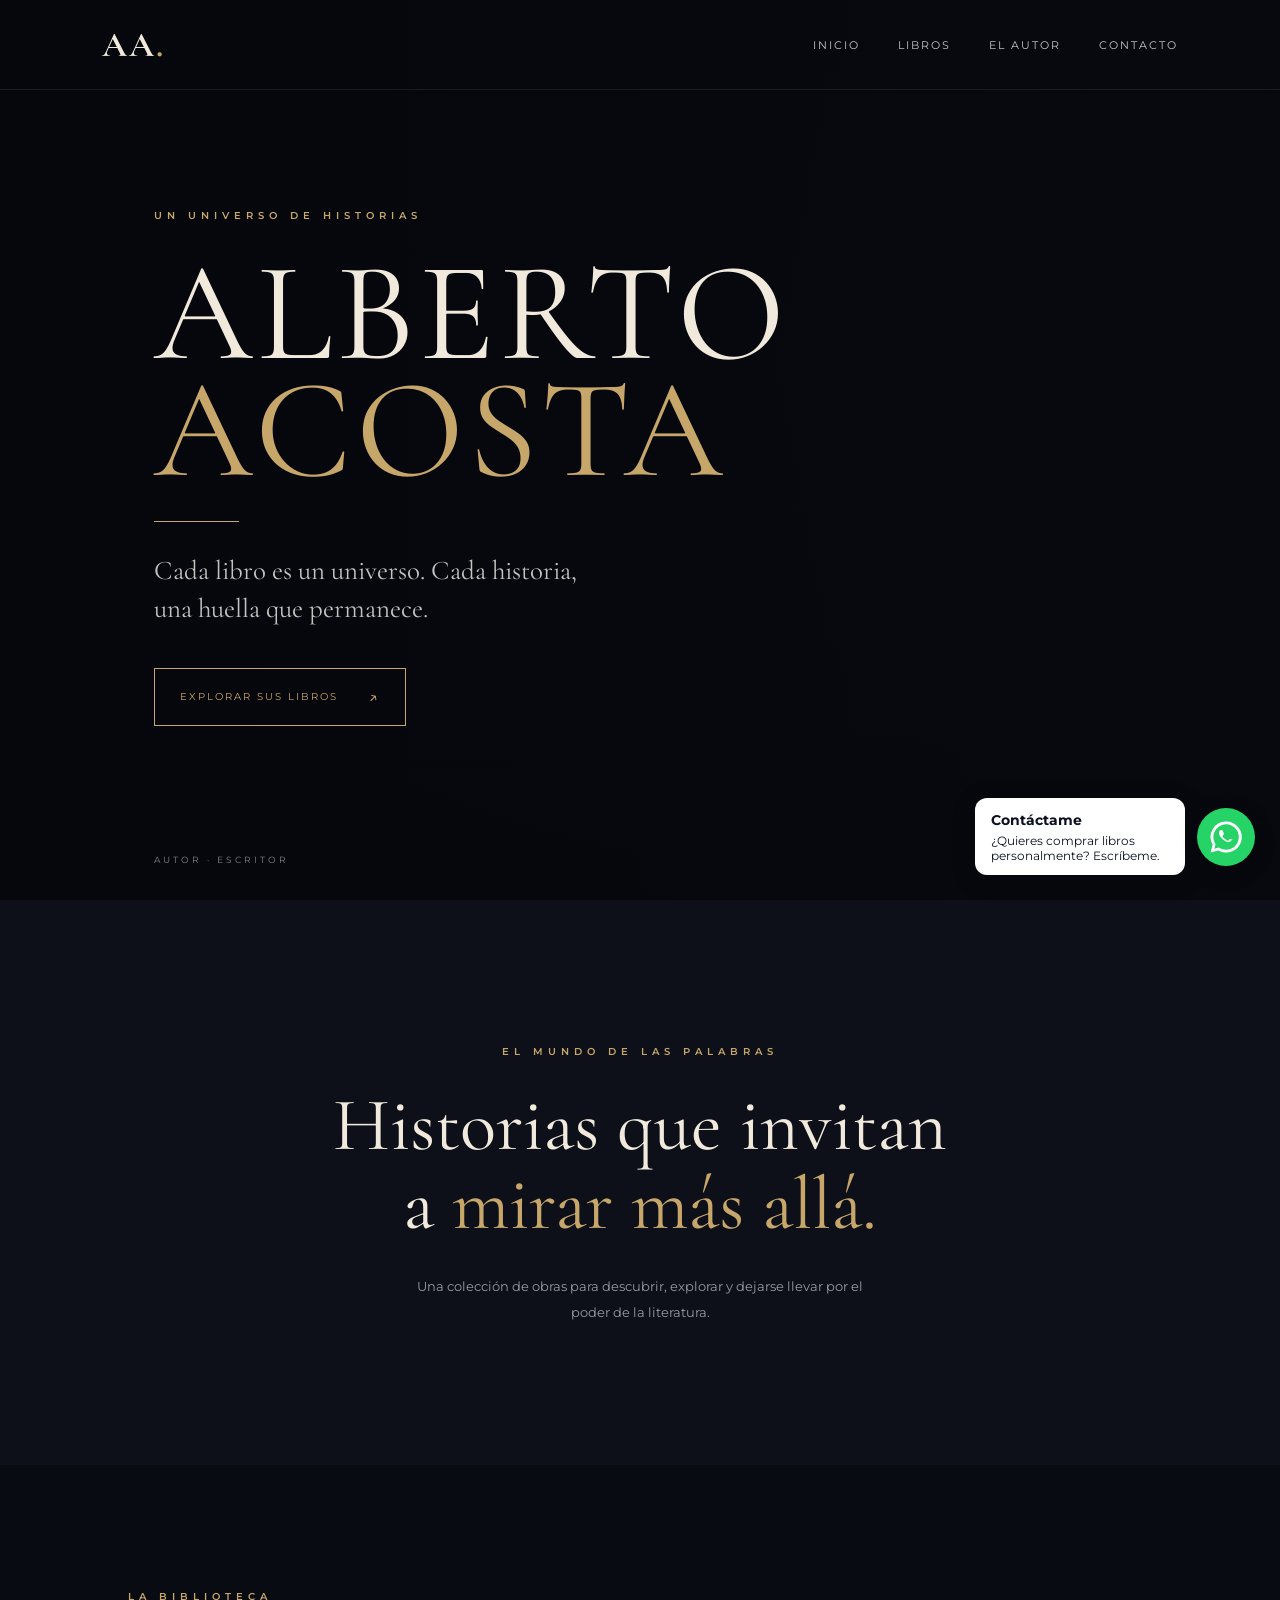
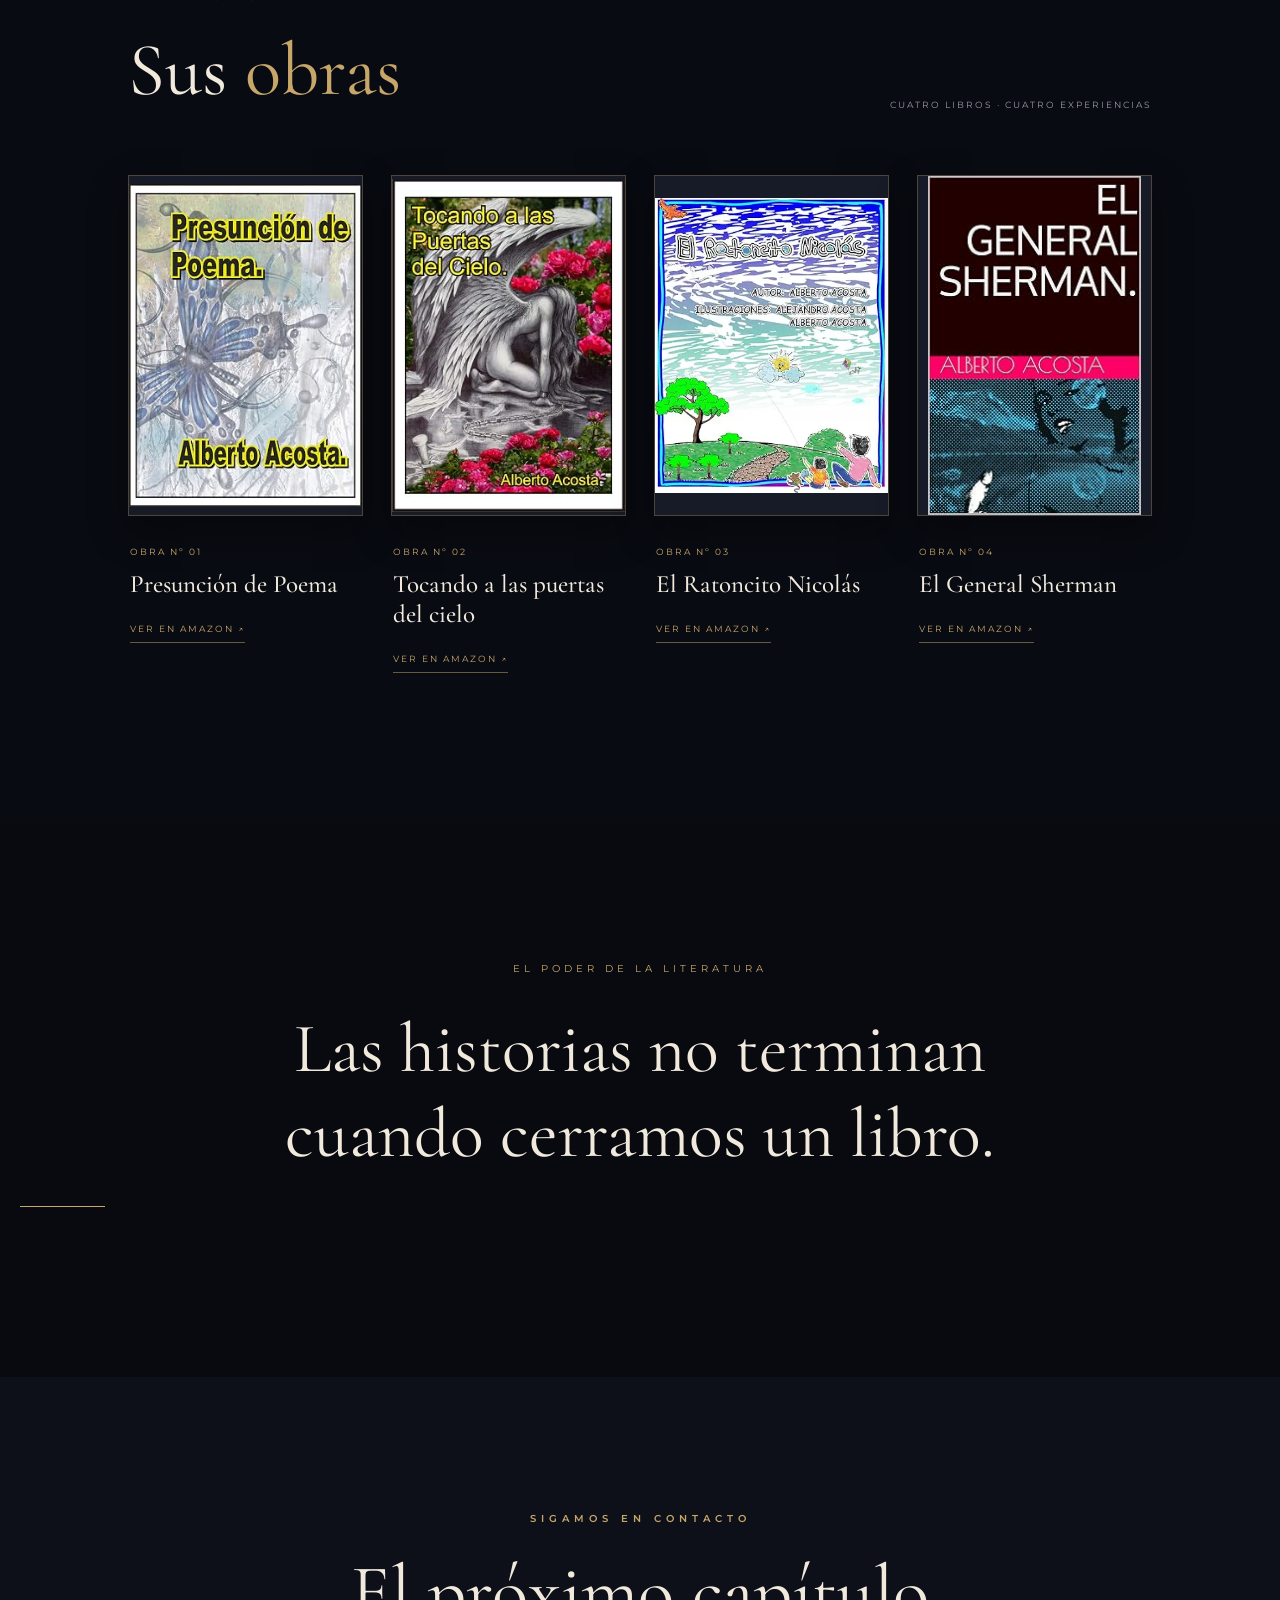
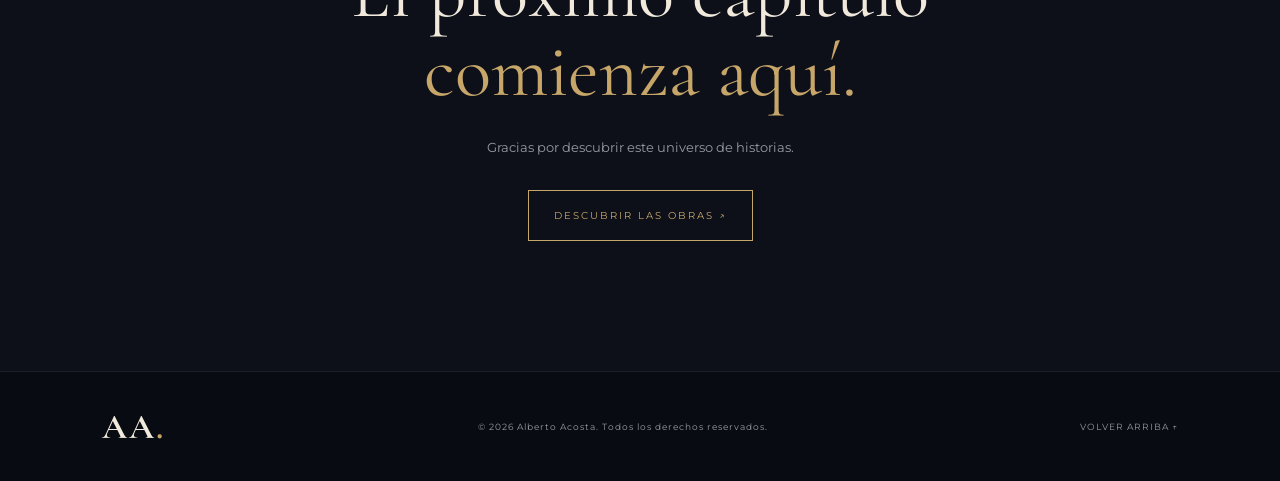
<file: alberto-acosta/index.html>
<!DOCTYPE html>
<html lang="es">
<head>
    <meta charset="UTF-8">
    <meta name="viewport" content="width=device-width, initial-scale=1.0">

    <title>Alberto Acosta | Autor y escritor</title>
    <meta name="description" content="Descubre las obras de Alberto Acosta. Cuatro libros, cuatro universos por explorar.">

    <link rel="stylesheet" href="styles.css">
    <link rel="preconnect" href="https://fonts.googleapis.com">
    <link rel="preconnect" href="https://fonts.gstatic.com" crossorigin>
    <link href="https://fonts.googleapis.com/css2?family=Cormorant+Garamond:wght@400;500;600;700&family=Montserrat:wght@300;400;500;600&display=swap" rel="stylesheet">
</head>

<body>

    <header class="header">
        <a href="#inicio" class="logo">AA<span>.</span></a>

        <nav class="nav" id="nav">
            <a href="#inicio">Inicio</a>
            <a href="#libros">Libros</a>
            <a href="#autor">El autor</a>
            <a href="#contacto">Contacto</a>
        </nav>

        <button class="menu-button" id="menu-button" aria-label="Abrir menú">
            ☰
        </button>
    </header>

    <main>

        <section class="hero" id="inicio">
            <div class="hero-overlay"></div>

            <div class="hero-content">
                <span class="eyebrow">UN UNIVERSO DE HISTORIAS</span>

                <h1>ALBERTO<br><span>ACOSTA</span></h1>

                <div class="gold-line"></div>

                <p>
                    Cada libro es un universo.
                    Cada historia, una huella que permanece.
                </p>

                <a href="#libros" class="hero-button">
                    EXPLORAR SUS LIBROS <span>↗</span>
                </a>
            </div>

            <div class="hero-bottom">
                <span>AUTOR · ESCRITOR</span>
                <span>01 — 04</span>
            </div>
        </section>

        <section class="intro" id="autor">
            <span class="section-label">EL MUNDO DE LAS PALABRAS</span>

            <h2>
                Historias que invitan<br>
                a <span>mirar más allá.</span>
            </h2>

            <p>
                Una colección de obras para descubrir, explorar
                y dejarse llevar por el poder de la literatura.
            </p>
        </section>

        <section class="books" id="libros">
            <div class="section-heading">
                <div>
                    <span class="section-label">LA BIBLIOTECA</span>
                    <h2>Sus <span>obras</span></h2>
                </div>

                <p>CUATRO LIBROS · CUATRO EXPERIENCIAS</p>
            </div>

            <div class="book-grid">

                <article class="book-card">
                    <div class="book-cover">
                    <img src="assets/presuncion.jpg" alt="Portada de Presunción de Poema">
                    </div>
                    <div class="book-info">
                        <span>OBRA Nº 01</span>
                        <h3>Presunción de Poema</h3>
                        <a href="https://www.amazon.com/-/es/Alberto-Acosta-ebook/dp/B07H7WVW3H" target="_blank" rel="noopener noreferrer">
                            VER EN AMAZON ↗
                        </a>
                    </div>
                </article>

                <article class="book-card">
                    <div class="book-cover">
                    <img src="assets/puertas-cielo.jpg" alt="Portada de Tocando a las puertas del cielo">
                    </div>
                    <div class="book-info">
                        <span>OBRA Nº 02</span>
                        <h3>Tocando a las puertas del cielo</h3>
                        <a href="https://www.amazon.com/-/es/Alberto-Acosta-ebook/dp/B07GY11C28/ref=sr_1_1?__mk_es_US=%C3%85M%C3%85%C5%BD%C3%95%C3%91&sr=8-1" target="_blank" rel="noopener noreferrer">
                            VER EN AMAZON ↗
                        </a>
                    </div>
                </article>

                <article class="book-card">
                    <div class="book-cover">
                    <img src="assets/ratoncito-nicolas.jpg" alt="Portada de El ratoncito Nicolás">
                    </div>
                    <div class="book-info">
                        <span>OBRA Nº 03</span>
                        <h3>El Ratoncito Nicolás</h3>
                        <a href="https://www.amazon.com/-/es/Alberto-Acosta-ebook/dp/B086YYC1CD" target="_blank" rel="noopener noreferrer">
                            VER EN AMAZON ↗
                        </a>
                    </div>
                </article>

                <article class="book-card">
                    <div class="book-cover">
                    <img src="assets/general-sherman.jpg" alt="Portada de El general Sherman">
                    </div>
                    <div class="book-info">
                        <span>OBRA Nº 04</span>
                        <h3>El General Sherman</h3>
                        <a href="https://www.amazon.com/Alberto-Acosta-ebook/dp/B07GTQC1Q1?psc=1" target="_blank" rel="noopener noreferrer">
                            VER EN AMAZON ↗
                        </a>
                    </div>
                </article>

            </div>
        </section>

        <section class="quote">
            <span>EL PODER DE LA LITERATURA</span>
            <h2>Las historias no terminan<br>cuando cerramos un libro.</h2>
            <div class="gold-line"></div>
        </section>

        <section class="contact" id="contacto">
            <span class="section-label">SIGAMOS EN CONTACTO</span>
            <h2>El próximo capítulo<br><span>comienza aquí.</span></h2>
            <p>Gracias por descubrir este universo de historias.</p>
            <a href="#libros" class="hero-button">DESCUBRIR LAS OBRAS ↗</a>
        </section>

    </main>

    <footer>
        <a href="#inicio" class="logo">AA<span>.</span></a>
        <p>© <span id="year"></span> Alberto Acosta. Todos los derechos reservados.</p>
        <a href="#inicio">VOLVER ARRIBA ↑</a>
    </footer>

    <script src="script.js"></script>

<!-- BOTÓN FLOTANTE DE WHATSAPP -->
<div class="whatsapp-widget">
    <div class="whatsapp-message">
        <span>Contáctame</span>
        <p>¿Quieres comprar libros personalmente? Escríbeme.</p>
    </div>

    <a href="https://wa.me/573245450718"
       target="_blank"
       rel="noopener noreferrer"
       class="whatsapp-button"
       aria-label="Escribir por WhatsApp">
        <svg viewBox="0 0 32 32" aria-hidden="true">
            <path fill="currentColor" d="M16 .5A15.4 15.4 0 0 0 2.7 23.7L.5 31.5l8-2.1A15.5 15.5 0 1 0 16 .5Zm0 28.2a12.7 12.7 0 0 1-6.5-1.8l-.5-.3-4.7 1.2 1.3-4.6-.3-.5A12.7 12.7 0 1 1 16 28.7Zm7-9.5c-.4-.2-2.2-1.1-2.6-1.2-.3-.1-.6-.2-.8.2s-.9 1.2-1.1 1.4-.4.3-.8.1a10.3 10.3 0 0 1-3-1.9 11.2 11.2 0 0 1-2.1-2.6c-.2-.4 0-.6.2-.8l.6-.7c.2-.2.3-.4.4-.7.1-.2 0-.5 0-.7l-1.2-2.8c-.3-.7-.6-.6-.8-.6h-.7c-.2 0-.6.1-.9.4s-1.2 1.2-1.2 2.9 1.2 3.3 1.4 3.5a13.2 13.2 0 0 0 5.1 4.5c.7.3 1.3.5 1.7.6.7.2 1.4.2 1.9.1.6-.1 2.2-.9 2.5-1.7.3-.8.3-1.5.2-1.7s-.3-.3-.6-.5Z"/>
        </svg>
    </a>
</div>

</body>
</html>
</file>
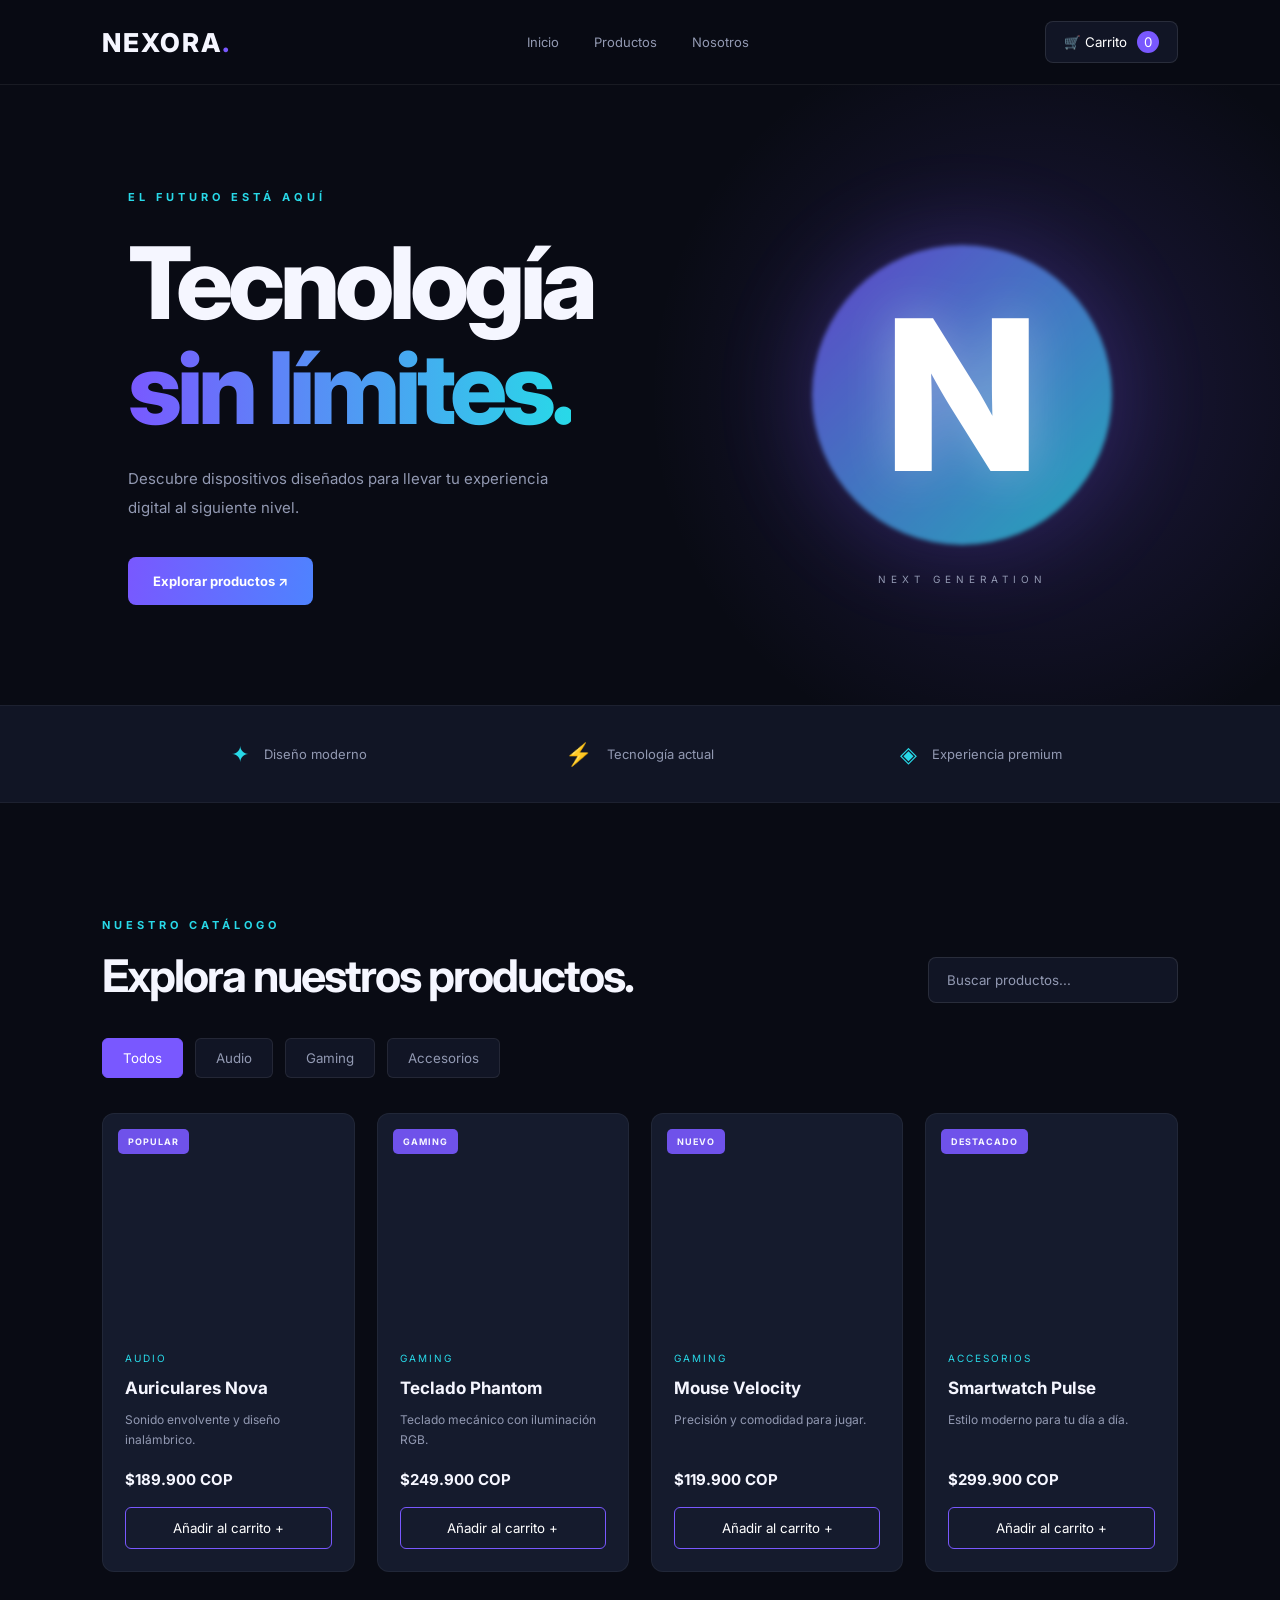
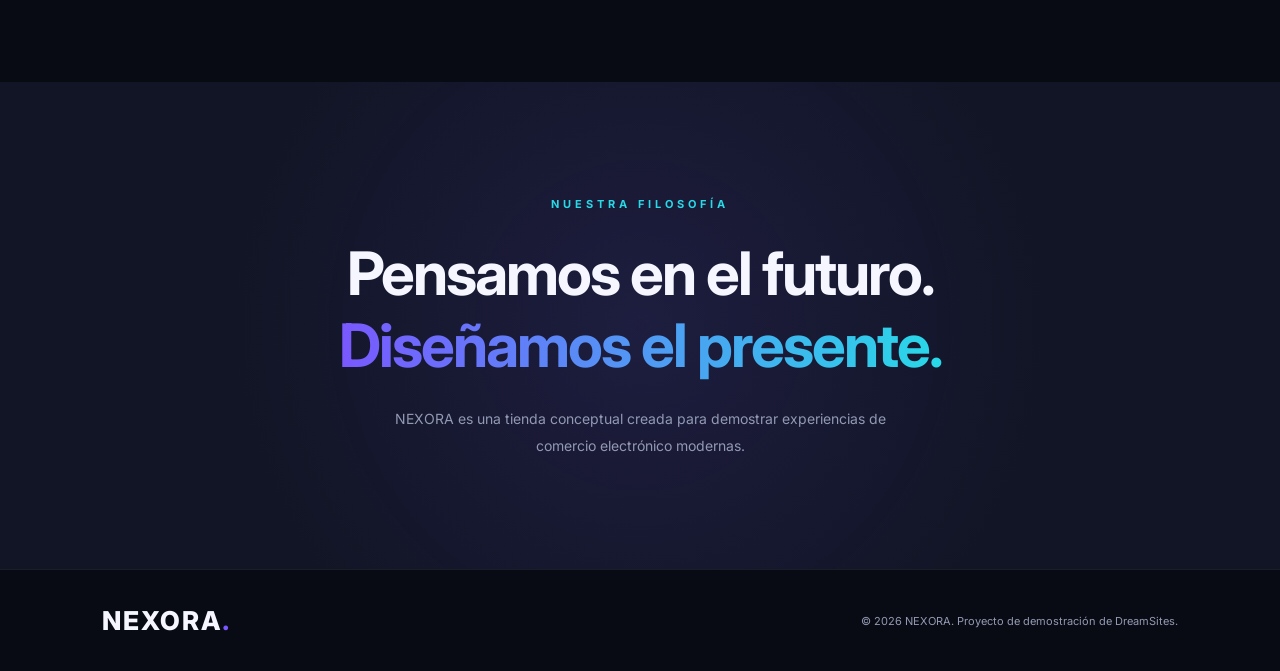
<file: nexora/index.html>
<!DOCTYPE html>
<html lang="es">
<head>
    <meta charset="UTF-8">
    <meta name="viewport" content="width=device-width, initial-scale=1.0">

    <title>NEXORA | Tecnología</title>

    <link rel="stylesheet" href="styles.css">

    <link rel="preconnect" href="https://fonts.googleapis.com">
    <link rel="preconnect" href="https://fonts.gstatic.com" crossorigin>

    <link href="https://fonts.googleapis.com/css2?family=Inter:wght@400;500;600;700;800&display=swap" rel="stylesheet">
</head>

<body>

    <header class="navbar">

        <a href="#" class="logo">NEXORA<span>.</span></a>

        <nav class="nav-links">
            <a href="#inicio">Inicio</a>
            <a href="#productos">Productos</a>
            <a href="#nosotros">Nosotros</a>
        </nav>

        <button class="cart-button" id="cart-button">
            🛒 Carrito <span id="cart-count">0</span>
        </button>

    </header>

    <main>

        <!-- HERO -->

        <section class="hero" id="inicio">

            <div class="hero-content">

                <span class="eyebrow">EL FUTURO ESTÁ AQUÍ</span>

                <h1>
                    Tecnología<br>
                    <span>sin límites.</span>
                </h1>

                <p>
                    Descubre dispositivos diseñados para llevar
                    tu experiencia digital al siguiente nivel.
                </p>

                <a href="#productos" class="primary-button">
                    Explorar productos ↗
                </a>

            </div>

            <div class="hero-visual">
                <div class="hero-circle"></div>
                <span class="hero-symbol">N</span>
                <span class="hero-caption">NEXT GENERATION</span>
            </div>

        </section>

        <!-- BENEFITS -->

        <section class="benefits">

            <div>
                <span>✦</span>
                <p>Diseño moderno</p>
            </div>

            <div>
                <span>⚡</span>
                <p>Tecnología actual</p>
            </div>

            <div>
                <span>◈</span>
                <p>Experiencia premium</p>
            </div>

        </section>

        <!-- PRODUCTS -->

        <section class="products-section" id="productos">

            <div class="section-heading">
                <div>
                    <span class="eyebrow">NUESTRO CATÁLOGO</span>
                    <h2>Explora nuestros productos.</h2>
                </div>

                <input
                    type="search"
                    id="product-search"
                    placeholder="Buscar productos..."
                >
            </div>

            <div class="category-filters">
                <button class="filter-button active" data-category="todos">Todos</button>
                <button class="filter-button" data-category="audio">Audio</button>
                <button class="filter-button" data-category="gaming">Gaming</button>
                <button class="filter-button" data-category="accesorios">Accesorios</button>
            </div>

            <div class="product-grid" id="product-grid">

                <article class="product-card"
                    data-name="Auriculares Nova"
                    data-category="audio">

                    <div class="product-image product-one">
                        <span class="product-tag">POPULAR</span>
                    </div>

                    <div class="product-info">
                        <span>AUDIO</span>
                        <h3>Auriculares Nova</h3>
                        <p>Sonido envolvente y diseño inalámbrico.</p>
                        <strong>$189.900 COP</strong>

                        <button class="add-button"
                            data-product="Auriculares Nova"
                            data-price="189900">
                            Añadir al carrito +
                        </button>
                    </div>
                </article>

                <article class="product-card"
                    data-name="Teclado Phantom"
                    data-category="gaming">

                    <div class="product-image product-two">
                        <span class="product-tag">GAMING</span>
                    </div>

                    <div class="product-info">
                        <span>GAMING</span>
                        <h3>Teclado Phantom</h3>
                        <p>Teclado mecánico con iluminación RGB.</p>
                        <strong>$249.900 COP</strong>

                        <button class="add-button"
                            data-product="Teclado Phantom"
                            data-price="249900">
                            Añadir al carrito +
                        </button>
                    </div>
                </article>

                <article class="product-card"
                    data-name="Mouse Velocity"
                    data-category="gaming">

                    <div class="product-image product-three">
                        <span class="product-tag">NUEVO</span>
                    </div>

                    <div class="product-info">
                        <span>GAMING</span>
                        <h3>Mouse Velocity</h3>
                        <p>Precisión y comodidad para jugar.</p>
                        <strong>$119.900 COP</strong>

                        <button class="add-button"
                            data-product="Mouse Velocity"
                            data-price="119900">
                            Añadir al carrito +
                        </button>
                    </div>
                </article>

                <article class="product-card"
                    data-name="Smartwatch Pulse"
                    data-category="accesorios">

                    <div class="product-image product-four">
                        <span class="product-tag">DESTACADO</span>
                    </div>

                    <div class="product-info">
                        <span>ACCESORIOS</span>
                        <h3>Smartwatch Pulse</h3>
                        <p>Estilo moderno para tu día a día.</p>
                        <strong>$299.900 COP</strong>

                        <button class="add-button"
                            data-product="Smartwatch Pulse"
                            data-price="299900">
                            Añadir al carrito +
                        </button>
                    </div>
                </article>

            </div>

            <p class="empty-message" id="empty-message">
                No encontramos productos.
            </p>

        </section>

        <!-- ABOUT -->

        <section class="about" id="nosotros">

            <span class="eyebrow">NUESTRA FILOSOFÍA</span>

            <h2>
                Pensamos en el futuro.<br>
                <span>Diseñamos el presente.</span>
            </h2>

            <p>
                NEXORA es una tienda conceptual creada para demostrar
                experiencias de comercio electrónico modernas.
            </p>

        </section>

    </main>

    <!-- CART -->

    <div class="cart-overlay" id="cart-overlay">

        <div class="cart-panel">

            <div class="cart-header">
                <h2>Tu carrito</h2>
                <button id="close-cart" aria-label="Cerrar carrito">✕</button>
            </div>

            <div id="cart-items"></div>

            <div class="cart-footer">
                <div class="cart-total">
                    <span>Total</span>
                    <strong id="cart-total">$0 COP</strong>
                </div>

                <button id="checkout-button" class="primary-button">
                    Simular compra ↗
                </button>

                <p>Demostración: no se realizarán pagos reales.</p>
            </div>

        </div>

    </div>

    <footer>
        <a href="#" class="logo">NEXORA<span>.</span></a>
        <p>© 2026 NEXORA. Proyecto de demostración de DreamSites.</p>
    </footer>

    <script src="script.js"></script>

</body>
</html>
</file>
<file: alberto-acosta/styles.css>
:root {
    --background: #090b12;
    --surface: #111521;
    --gold: #c7a66a;
    --cream: #f0e9dc;
    --muted: #9999a4;
}

* {
    margin: 0;
    padding: 0;
    box-sizing: border-box;
}

html {
    scroll-behavior: smooth;
}

body {
    background: var(--background);
    color: var(--cream);
    font-family: 'Montserrat', sans-serif;
    overflow-x: hidden;
}

a {
    color: inherit;
    text-decoration: none;
}

/* HEADER */

.header {
    position: absolute;
    top: 0;
    left: 0;
    width: 100%;
    height: 90px;
    padding: 0 8%;
    display: flex;
    align-items: center;
    justify-content: space-between;
    z-index: 10;
    border-bottom: 1px solid rgba(255,255,255,0.08);
}

.logo {
    font-family: 'Cormorant Garamond', serif;
    font-size: 35px;
    font-weight: 700;
    letter-spacing: 2px;
}

.logo span {
    color: var(--gold);
}

.nav {
    display: flex;
    gap: 38px;
}

.nav a {
    color: #c5c5cb;
    font-size: 11px;
    letter-spacing: 2px;
    text-transform: uppercase;
    transition: 0.3s;
}

.nav a:hover {
    color: var(--gold);
}

.menu-button {
    display: none;
    color: white;
    background: none;
    border: none;
    font-size: 26px;
    cursor: pointer;
}

/* HERO */

.hero {
    min-height: 100vh;
    position: relative;
    display: flex;
    align-items: center;
    padding: 130px 12% 100px;
    overflow: hidden;

    background:
        linear-gradient(90deg, rgba(5,7,12,0.97) 0%, rgba(5,7,12,0.75) 50%, rgba(5,7,12,0.35) 100%),
        linear-gradient(0deg, #090b12 0%, transparent 35%),
        url("https://images.unsplash.com/photo-1507842217343-583bb7270b66?q=85&w=2200") center/cover;
}

.hero-overlay {
    position: absolute;
    inset: 0;
    background: radial-gradient(ellipse at 75% 40%, transparent 0%, rgba(5,7,12,0.35) 75%);
}

.hero-content {
    position: relative;
    max-width: 750px;
    animation: appear 1.2s ease both;
}

.eyebrow,
.section-label {
    color: var(--gold);
    font-size: 10px;
    font-weight: 600;
    letter-spacing: 5px;
}

.hero h1 {
    font-family: 'Cormorant Garamond', serif;
    font-size: clamp(75px, 11vw, 145px);
    font-weight: 400;
    line-height: 0.83;
    letter-spacing: 4px;
    margin: 32px 0;
}

.hero h1 span {
    color: var(--gold);
}

.gold-line {
    width: 85px;
    height: 1px;
    background: var(--gold);
    margin: 30px 0;
}

.hero-content p {
    color: #c4c2c0;
    font-family: 'Cormorant Garamond', serif;
    font-size: 27px;
    line-height: 1.4;
    max-width: 450px;
    margin-bottom: 40px;
}

.hero-button {
    display: inline-flex;
    align-items: center;
    gap: 30px;
    padding: 18px 25px;
    border: 1px solid var(--gold);
    color: var(--gold);
    font-size: 10px;
    letter-spacing: 2px;
    transition: 0.35s;
}

.hero-button:hover {
    background: var(--gold);
    color: #090b12;
}

.hero-button span {
    font-size: 17px;
}

.hero-bottom {
    position: absolute;
    bottom: 35px;
    left: 12%;
    right: 12%;
    display: flex;
    justify-content: space-between;
    color: #85838a;
    font-size: 9px;
    letter-spacing: 3px;
}

/* INTRO */

.intro {
    padding: 140px 20px;
    text-align: center;
    background: #0d1019;
}

.intro h2,
.section-heading h2,
.contact h2 {
    font-family: 'Cormorant Garamond', serif;
    font-size: clamp(48px, 6vw, 75px);
    font-weight: 400;
    line-height: 1.05;
    margin: 28px 0;
}

.intro h2 span,
.section-heading h2 span,
.contact h2 span {
    color: var(--gold);
}

.intro p {
    color: var(--muted);
    max-width: 480px;
    margin: 0 auto;
    font-size: 13px;
    line-height: 2;
}

/* BOOKS */

.books {
    padding: 120px 10%;
}

.section-heading {
    display: flex;
    align-items: end;
    justify-content: space-between;
    margin-bottom: 65px;
}

.section-heading h2 {
    margin-bottom: 0;
}

.section-heading > p {
    color: var(--muted);
    font-size: 9px;
    letter-spacing: 2px;
}

.book-grid {
    display: grid;
    grid-template-columns: repeat(4, 1fr);
    gap: 28px;
}

.book-card {
    transition: transform 0.4s ease;
}

.book-card:hover {
    transform: translateY(-12px);
}

.book-placeholder {
    aspect-ratio: 0.69;
    position: relative;
    padding: 28px 20px;
    display: flex;
    flex-direction: column;
    align-items: center;
    justify-content: center;
    text-align: center;
    overflow: hidden;
    border: 1px solid rgba(199,166,106,0.35);
    background:
        radial-gradient(circle at 50% 30%, rgba(199,166,106,0.2), transparent 60%),
        linear-gradient(145deg, #24212a, #0c1019 75%);
}

.book-placeholder::before {
    content: "";
    position: absolute;
    inset: 10px;
    border: 1px solid rgba(199,166,106,0.3);
    pointer-events: none;
}

.book-placeholder > span {
    position: absolute;
    top: 25px;
    left: 25px;
    color: var(--gold);
    font-size: 10px;
    letter-spacing: 2px;
}

.book-title {
    font-family: 'Cormorant Garamond', serif;
    font-size: clamp(25px, 3vw, 39px);
    line-height: 1.05;
    color: var(--cream);
}

.book-placeholder small {
    position: absolute;
    bottom: 35px;
    color: var(--gold);
    font-size: 8px;
    letter-spacing: 3px;
}

.book-info {
    padding: 24px 2px;
}

.book-info > span {
    color: var(--gold);
    font-size: 9px;
    letter-spacing: 2px;
}

.book-info h3 {
    font-family: 'Cormorant Garamond', serif;
    font-size: 25px;
    font-weight: 500;
    margin: 10px 0 18px;
}

.book-info a {
    display: inline-block;
    color: var(--gold);
    font-size: 9px;
    letter-spacing: 2px;
    border-bottom: 1px solid rgba(199,166,106,0.5);
    padding-bottom: 8px;
}

/* QUOTE */

.quote {
    padding: 140px 20px;
    text-align: center;
    background:
        linear-gradient(rgba(8,10,16,0.86), rgba(8,10,16,0.92)),
        url("https://images.unsplash.com/photo-1506880018603-83d5b814b5a6?q=85&w=1800") center/cover;
}

.quote > span {
    color: var(--gold);
    font-size: 10px;
    letter-spacing: 4px;
}

.quote h2 {
    font-family: 'Cormorant Garamond', serif;
    font-size: clamp(40px, 6vw, 70px);
    font-weight: 400;
    margin: 30px 0;
}

/* CONTACT */

.contact {
    padding: 130px 20px;
    text-align: center;
    background: #0d1019;
}

.contact p {
    color: var(--muted);
    font-size: 13px;
    margin-bottom: 35px;
}

/* FOOTER */

footer {
    min-height: 110px;
    padding: 25px 8%;
    display: flex;
    align-items: center;
    justify-content: space-between;
    gap: 20px;
    border-top: 1px solid rgba(255,255,255,0.08);
}

footer p,
footer > a:last-child {
    color: var(--muted);
    font-size: 9px;
    letter-spacing: 1px;
}

/* ANIMATIONS */

@keyframes appear {
    from {
        opacity: 0;
        transform: translateY(35px);
    }

    to {
        opacity: 1;
        transform: translateY(0);
    }
}

/* RESPONSIVE */

@media (max-width: 950px) {
    .book-grid {
        grid-template-columns: repeat(2, 1fr);
    }
}

@media (max-width: 650px) {
    .header {
        height: 75px;
        padding: 0 7%;
    }

    .menu-button {
        display: block;
    }

    .nav {
        position: absolute;
        top: 75px;
        left: 0;
        width: 100%;
        padding: 30px;
        background: #10131e;
        display: none;
        flex-direction: column;
        gap: 25px;
    }

    .nav.active {
        display: flex;
    }

    .hero {
        min-height: 850px;
        padding: 120px 8% 100px;
        background-position: 60% center;
    }

    .hero h1 {
        font-size: 76px;
    }

    .hero-content p {
        font-size: 22px;
    }

    .hero-bottom {
        left: 8%;
        right: 8%;
    }

    .section-heading {
        display: block;
    }

    .section-heading > p {
        margin-top: 20px;
    }

    .books {
        padding: 90px 7%;
    }

    .book-grid {
        gap: 18px;
    }

    .book-info h3 {
        font-size: 21px;
    }

    footer {
        flex-direction: column;
        text-align: center;
        padding: 35px 20px;
    }
}

@media (max-width: 380px) {
    .book-grid {
        grid-template-columns: 1fr;
    }
}
.book-cover {
    width: 100%;
    aspect-ratio: 0.69;
    overflow: hidden;
    background: #171b27;
    border: 1px solid rgba(199,166,106,0.3);
    box-shadow: 0 15px 35px rgba(0,0,0,0.35);
}

.book-cover img {
    width: 100%;
    height: 100%;
    display: block;
    object-fit: contain;
    transition: transform 0.5s ease;
}

.book-card:hover .book-cover img {
    transform: scale(1.04);
}
/* WHATSAPP FLOTANTE */
.whatsapp-widget {
    position: fixed;
    right: 25px;
    bottom: 25px;
    z-index: 9999;
    display: flex;
    align-items: center;
    gap: 12px;
}

.whatsapp-message {
    background: #ffffff;
    color: #0B1020;
    padding: 12px 16px;
    border-radius: 12px;
    box-shadow: 0 5px 25px rgba(0,0,0,0.2);
    max-width: 210px;
}

.whatsapp-message span {
    font-weight: 700;
    font-size: 14px;
}

.whatsapp-message p {
    font-size: 12px;
    margin: 4px 0 0;
}

.whatsapp-button {
    width: 58px;
    height: 58px;
    border-radius: 50%;
    background: #25D366;
    color: white;
    display: flex;
    align-items: center;
    justify-content: center;
    box-shadow: 0 5px 20px rgba(0,0,0,0.25);
    transition: transform 0.3s ease;
}

.whatsapp-button:hover {
    transform: scale(1.1);
}

.whatsapp-button svg {
    width: 32px;
    height: 32px;
}

@media (max-width: 500px) {
    .whatsapp-widget {
        right: 15px;
        bottom: 15px;
    }
}
</file>
<file: nexora/styles.css>
/* =========================
   NEXORA - DREAMSITES
========================= */

:root {
    --background: #090b14;
    --surface: #111525;
    --card: #151b2d;
    --purple: #7958ff;
    --cyan: #28d9e8;
    --white: #f5f6ff;
    --muted: #9299b2;
}

* {
    margin: 0;
    padding: 0;
    box-sizing: border-box;
}

html {
    scroll-behavior: smooth;
}

body {
    background: var(--background);
    color: var(--white);
    font-family: 'Inter', sans-serif;
}

a {
    text-decoration: none;
    color: inherit;
}

button,
input {
    font-family: inherit;
}

/* NAVBAR */

.navbar {
    height: 85px;
    padding: 0 8%;
    display: flex;
    align-items: center;
    justify-content: space-between;
    border-bottom: 1px solid rgba(255,255,255,0.07);
    background: rgba(9,11,20,0.95);
    position: sticky;
    top: 0;
    z-index: 100;
    backdrop-filter: blur(15px);
}

.logo {
    font-size: 26px;
    font-weight: 800;
    letter-spacing: 2px;
}

.logo span {
    color: var(--purple);
}

.nav-links {
    display: flex;
    gap: 35px;
}

.nav-links a {
    color: var(--muted);
    font-size: 13px;
    transition: 0.3s;
}

.nav-links a:hover {
    color: var(--cyan);
}

.cart-button {
    background: var(--surface);
    border: 1px solid rgba(255,255,255,0.1);
    color: white;
    padding: 12px 18px;
    border-radius: 8px;
    cursor: pointer;
}

#cart-count {
    background: var(--purple);
    padding: 3px 7px;
    border-radius: 50px;
    margin-left: 6px;
}

/* HERO */

.hero {
    min-height: 620px;
    padding: 100px 10%;
    display: flex;
    align-items: center;
    justify-content: space-between;
    gap: 50px;
    overflow: hidden;
    position: relative;
    background:
        radial-gradient(
            circle at 80% 50%,
            rgba(121,88,255,0.18),
            transparent 35%
        );
}

.hero-content {
    max-width: 600px;
    position: relative;
    z-index: 2;
}

.eyebrow {
    color: var(--cyan);
    font-size: 11px;
    letter-spacing: 4px;
    font-weight: 700;
}

.hero h1 {
    font-size: clamp(60px, 8vw, 100px);
    line-height: 1.05;
    margin: 25px 0;
    font-weight: 800;
    letter-spacing: -5px;
}

.hero h1 span {
    background: linear-gradient(90deg, var(--purple), var(--cyan));
    background-clip: text;
    -webkit-background-clip: text;
    color: transparent;
}

.hero-content p {
    max-width: 440px;
    color: var(--muted);
    line-height: 1.9;
    font-size: 15px;
    margin-bottom: 35px;
}

.primary-button {
    display: inline-block;
    background: linear-gradient(100deg, var(--purple), #4e83ff);
    color: white;
    border: none;
    border-radius: 8px;
    padding: 16px 25px;
    font-weight: 700;
    font-size: 13px;
    cursor: pointer;
    transition: 0.3s;
}

.primary-button:hover {
    transform: translateY(-4px);
    box-shadow: 0 10px 30px rgba(121,88,255,0.3);
}

.hero-visual {
    width: 380px;
    height: 380px;
    display: flex;
    justify-content: center;
    align-items: center;
    position: relative;
    flex-shrink: 0;
}

.hero-circle {
    width: 300px;
    height: 300px;
    border-radius: 50%;
    background: linear-gradient(135deg, var(--purple), var(--cyan));
    filter: blur(2px);
    opacity: 0.75;
    box-shadow: 0 0 100px rgba(121,88,255,0.35);
    animation: pulse 4s ease-in-out infinite;
}

.hero-symbol {
    position: absolute;
    font-size: 210px;
    font-weight: 800;
    color: white;
    text-shadow: 0 0 50px rgba(255,255,255,0.3);
}

.hero-caption {
    position: absolute;
    bottom: 0;
    letter-spacing: 5px;
    font-size: 10px;
    color: var(--muted);
}

@keyframes pulse {
    0%, 100% {
        transform: scale(0.95);
    }

    50% {
        transform: scale(1.05);
    }
}

/* BENEFITS */

.benefits {
    display: grid;
    grid-template-columns: repeat(3, 1fr);
    padding: 35px 10%;
    background: var(--surface);
    border-top: 1px solid rgba(255,255,255,0.05);
    border-bottom: 1px solid rgba(255,255,255,0.05);
}

.benefits div {
    display: flex;
    align-items: center;
    justify-content: center;
    gap: 15px;
}

.benefits span {
    color: var(--cyan);
    font-size: 22px;
}

.benefits p {
    color: var(--muted);
    font-size: 13px;
}

/* PRODUCTS */

.products-section {
    padding: 110px 8%;
}

.section-heading {
    display: flex;
    align-items: end;
    justify-content: space-between;
    gap: 25px;
    margin-bottom: 35px;
}

.section-heading h2 {
    font-size: clamp(30px, 4vw, 45px);
    margin-top: 15px;
    letter-spacing: -2px;
}

#product-search {
    background: var(--surface);
    border: 1px solid rgba(255,255,255,0.1);
    border-radius: 8px;
    color: white;
    padding: 14px 18px;
    outline: none;
    width: 250px;
}

#product-search:focus {
    border-color: var(--purple);
}

#product-search::placeholder {
    color: var(--muted);
}

.category-filters {
    display: flex;
    gap: 12px;
    flex-wrap: wrap;
    margin-bottom: 35px;
}

.filter-button {
    background: var(--surface);
    border: 1px solid rgba(255,255,255,0.08);
    color: var(--muted);
    padding: 11px 20px;
    border-radius: 6px;
    cursor: pointer;
    transition: 0.3s;
}

.filter-button:hover,
.filter-button.active {
    background: var(--purple);
    color: white;
    border-color: var(--purple);
}

.product-grid {
    display: grid;
    grid-template-columns: repeat(4, 1fr);
    gap: 22px;
}

.product-card {
    background: var(--card);
    border: 1px solid rgba(255,255,255,0.05);
    border-radius: 12px;
    overflow: hidden;
    transition: 0.35s;
}

.product-card:hover {
    transform: translateY(-8px);
    border-color: rgba(121,88,255,0.5);
    box-shadow: 0 15px 35px rgba(0,0,0,0.25);
}

.product-image {
    height: 210px;
    position: relative;
    background-size: cover;
    background-position: center;
}

.product-one {
    background-image: url("https://images.unsplash.com/photo-1505740420928-5e560c06d30e?auto=format&fit=crop&w=700&q=85");
}

.product-two {
    background-image: url("https://images.unsplash.com/photo-1541140532154-b024d705b90a?auto=format&fit=crop&w=700&q=85");
}

.product-three {
    background-image: url("https://images.unsplash.com/photo-1527814050087-3793815479db?auto=format&fit=crop&w=700&q=85");
}

.product-four {
    background-image: url("https://images.unsplash.com/photo-1523275335684-37898b6baf30?auto=format&fit=crop&w=700&q=85");
}

.product-tag {
    position: absolute;
    top: 15px;
    left: 15px;
    padding: 7px 10px;
    background: rgba(121,88,255,0.9);
    border-radius: 5px;
    font-size: 9px;
    letter-spacing: 1px;
    font-weight: 700;
}

.product-info {
    padding: 22px;
}

.product-info > span {
    color: var(--cyan);
    font-size: 10px;
    letter-spacing: 2px;
}

.product-info h3 {
    font-size: 17px;
    margin: 12px 0;
}

.product-info p {
    color: var(--muted);
    font-size: 12px;
    line-height: 1.7;
    min-height: 42px;
    margin-bottom: 18px;
}

.product-info strong {
    display: block;
    margin-bottom: 18px;
    font-size: 15px;
}

.add-button {
    width: 100%;
    padding: 12px;
    border: 1px solid var(--purple);
    background: transparent;
    color: white;
    border-radius: 6px;
    cursor: pointer;
    transition: 0.3s;
}

.add-button:hover {
    background: var(--purple);
}

.empty-message {
    display: none;
    color: var(--muted);
    text-align: center;
    padding: 50px;
}

/* ABOUT */

.about {
    padding: 110px 10%;
    text-align: center;
    background:
        radial-gradient(
            circle at center,
            rgba(121,88,255,0.12),
            transparent 60%
        ),
        var(--surface);
}

.about h2 {
    font-size: clamp(35px, 5vw, 60px);
    margin: 25px 0;
    line-height: 1.2;
    letter-spacing: -2px;
}

.about h2 span {
    background: linear-gradient(90deg, var(--purple), var(--cyan));
    background-clip: text;
    -webkit-background-clip: text;
    color: transparent;
}

.about p {
    color: var(--muted);
    max-width: 550px;
    margin: auto;
    line-height: 1.9;
    font-size: 14px;
}

/* CART */

.cart-overlay {
    position: fixed;
    inset: 0;
    background: rgba(0,0,0,0.7);
    z-index: 200;
    display: none;
    justify-content: flex-end;
}

.cart-overlay.active {
    display: flex;
}

.cart-panel {
    width: 420px;
    max-width: 100%;
    height: 100%;
    background: var(--surface);
    padding: 30px;
    display: flex;
    flex-direction: column;
    animation: slideIn 0.3s ease;
}

@keyframes slideIn {
    from {
        transform: translateX(100%);
    }

    to {
        transform: translateX(0);
    }
}

.cart-header {
    display: flex;
    justify-content: space-between;
    align-items: center;
    padding-bottom: 25px;
    border-bottom: 1px solid rgba(255,255,255,0.1);
}

.cart-header h2 {
    font-size: 24px;
}

#close-cart {
    background: transparent;
    border: none;
    color: white;
    font-size: 23px;
    cursor: pointer;
}

#cart-items {
    flex: 1;
    overflow-y: auto;
    padding-top: 20px;
}

.cart-item {
    display: flex;
    align-items: center;
    justify-content: space-between;
    gap: 10px;
    padding: 15px 0;
    border-bottom: 1px solid rgba(255,255,255,0.07);
}

.cart-item h4 {
    font-size: 13px;
    margin-bottom: 7px;
}

.cart-item p {
    color: var(--cyan);
    font-size: 12px;
}

.remove-item {
    background: transparent;
    border: none;
    color: #ff7373;
    cursor: pointer;
    padding: 8px;
}

.cart-footer {
    padding-top: 25px;
    border-top: 1px solid rgba(255,255,255,0.1);
}

.cart-total {
    display: flex;
    justify-content: space-between;
    margin-bottom: 20px;
}

.cart-total strong {
    color: var(--cyan);
}

.cart-footer .primary-button {
    width: 100%;
}

.cart-footer > p {
    color: var(--muted);
    font-size: 10px;
    text-align: center;
    margin-top: 15px;
}

/* FOOTER */

footer {
    padding: 35px 8%;
    display: flex;
    justify-content: space-between;
    align-items: center;
    gap: 20px;
    border-top: 1px solid rgba(255,255,255,0.08);
}

footer p {
    color: var(--muted);
    font-size: 11px;
    text-align: right;
}

/* RESPONSIVE */

@media (max-width: 1000px) {

    .product-grid {
        grid-template-columns: repeat(2, 1fr);
    }

    .hero-visual {
        width: 280px;
        height: 280px;
    }

    .hero-circle {
        width: 230px;
        height: 230px;
    }

    .hero-symbol {
        font-size: 160px;
    }

}

@media (max-width: 700px) {

    .navbar {
        height: auto;
        min-height: 75px;
        padding: 20px 5%;
        flex-wrap: wrap;
        gap: 18px;
    }

    .nav-links {
        order: 3;
        width: 100%;
        justify-content: space-between;
        gap: 10px;
    }

    .nav-links a {
        font-size: 11px;
    }

    .hero {
        padding: 80px 7%;
        min-height: 650px;
        flex-direction: column;
        align-items: flex-start;
    }

    .hero h1 {
        font-size: 65px;
        letter-spacing: -3px;
    }

    .hero-visual {
        align-self: center;
        margin-top: 10px;
    }

    .benefits {
        grid-template-columns: 1fr;
        gap: 25px;
        padding: 30px;
    }

    .section-heading {
        align-items: stretch;
        flex-direction: column;
    }

    #product-search {
        width: 100%;
    }

    .products-section {
        padding: 80px 6%;
    }

    .product-grid {
        grid-template-columns: 1fr;
    }

    footer {
        flex-direction: column;
        text-align: center;
    }

    footer p {
        text-align: center;
        line-height: 1.7;
    }

}

@media (prefers-reduced-motion: reduce) {
    *,
    *::before,
    *::after {
        animation-duration: 0.01ms !important;
        transition-duration: 0.01ms !important;
        scroll-behavior: auto !important;
    }
}
</file>
